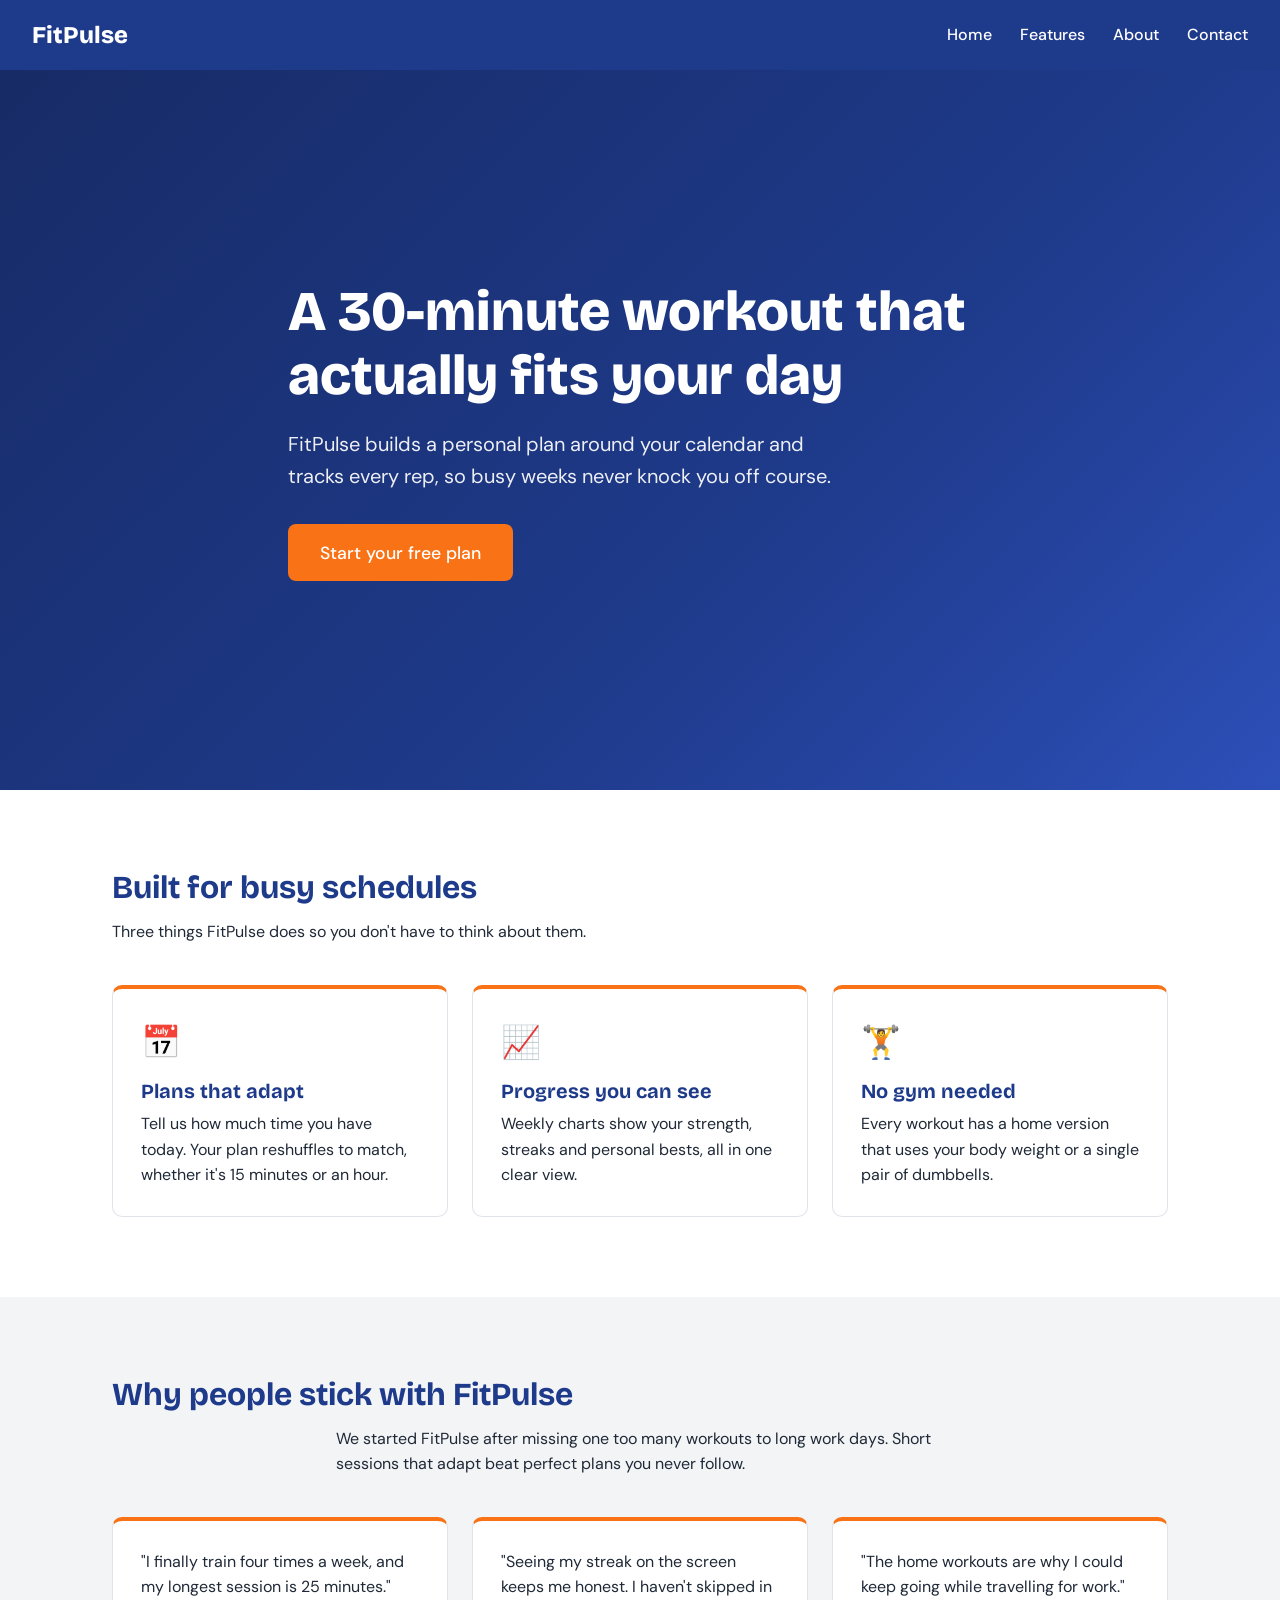
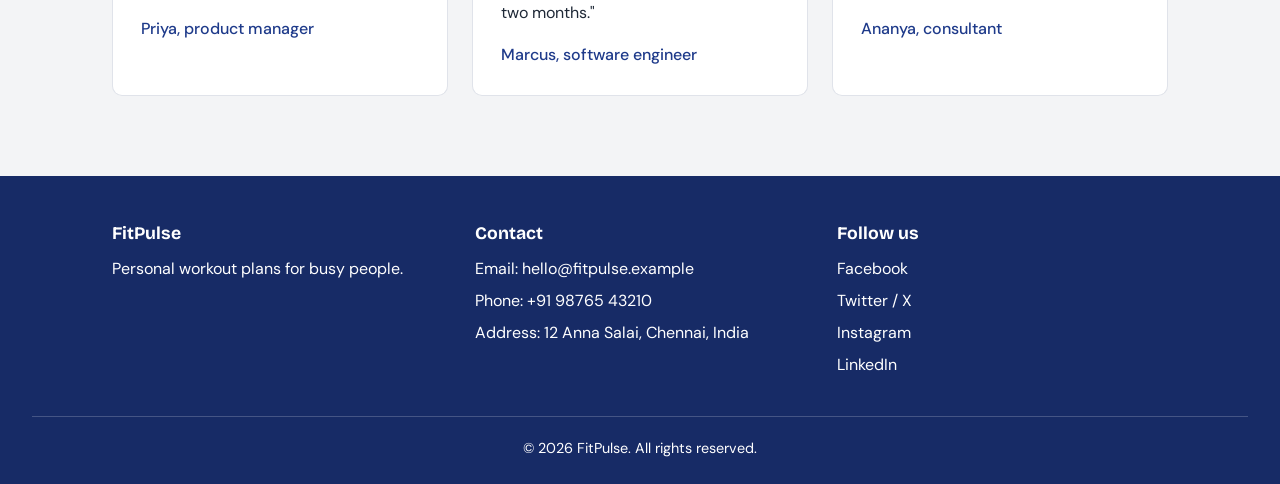
<file: OIBSIP/WebDev-L1-LandingPage/index.html>
<!DOCTYPE html>
<html lang="en">
<head>
  <meta charset="UTF-8">
  <meta name="viewport" content="width=device-width, initial-scale=1">
  <title>FitPulse | Workout plans that fit your day</title>
  <meta name="description" content="FitPulse builds personalised workout plans and tracks your progress.">

  <!-- Google Fonts: Bricolage Grotesque (headings) + DM Sans (body) -->
  <link rel="preconnect" href="https://fonts.googleapis.com">
  <link rel="preconnect" href="https://fonts.gstatic.com" crossorigin>
  <link href="https://fonts.googleapis.com/css2?family=Bricolage+Grotesque:wght@600;800&family=DM+Sans:wght@400;500&display=swap" rel="stylesheet">

  <link rel="stylesheet" href="style.css">
</head>
<body>

  <!-- ========== STICKY NAVIGATION BAR ========== -->
  <header class="navbar">
    <a href="#home" class="brand">FitPulse</a>
    <nav>
      <ul class="nav-links">
        <li><a href="#home">Home</a></li>
        <li><a href="#features">Features</a></li>
        <li><a href="#about">About</a></li>
        <li><a href="#contact">Contact</a></li>
      </ul>
    </nav>
  </header>

  <main>
    <!-- ========== HERO SECTION ========== -->
    <section id="home" class="hero">
      <div class="hero-inner">
        <h1>A 30-minute workout that actually fits your day</h1>
        <p class="subheadline">
          FitPulse builds a personal plan around your calendar and tracks every
          rep, so busy weeks never knock you off course.
        </p>
        <a href="#features" class="btn">Start your free plan</a>
      </div>
    </section>

    <!-- ========== CONTENT SECTION 1: FEATURES ========== -->
    <section id="features" class="section">
      <h2>Built for busy schedules</h2>
      <p class="section-intro">Three things FitPulse does so you don't have to think about them.</p>

      <div class="cards">
        <article class="card">
          <span class="icon" aria-hidden="true">📅</span>
          <h3>Plans that adapt</h3>
          <p>Tell us how much time you have today. Your plan reshuffles to match, whether it's 15 minutes or an hour.</p>
        </article>
        <article class="card">
          <span class="icon" aria-hidden="true">📈</span>
          <h3>Progress you can see</h3>
          <p>Weekly charts show your strength, streaks and personal bests, all in one clear view.</p>
        </article>
        <article class="card">
          <span class="icon" aria-hidden="true">🏋️</span>
          <h3>No gym needed</h3>
          <p>Every workout has a home version that uses your body weight or a single pair of dumbbells.</p>
        </article>
      </div>
    </section>

    <!-- ========== CONTENT SECTION 2: ABOUT + TESTIMONIALS ========== -->
    <section id="about" class="section section-alt">
      <h2>Why people stick with FitPulse</h2>
      <p class="section-intro">
        We started FitPulse after missing one too many workouts to long work
        days. Short sessions that adapt beat perfect plans you never follow.
      </p>

      <div class="cards">
        <blockquote class="card quote">
          <p>"I finally train four times a week, and my longest session is 25 minutes."</p>
          <footer>Priya, product manager</footer>
        </blockquote>
        <blockquote class="card quote">
          <p>"Seeing my streak on the screen keeps me honest. I haven't skipped in two months."</p>
          <footer>Marcus, software engineer</footer>
        </blockquote>
        <blockquote class="card quote">
          <p>"The home workouts are why I could keep going while travelling for work."</p>
          <footer>Ananya, consultant</footer>
        </blockquote>
      </div>
    </section>
  </main>

  <!-- ========== FOOTER ========== -->
  <footer id="contact" class="footer">
    <div class="footer-grid">
      <div>
        <h3>FitPulse</h3>
        <p>Personal workout plans for busy people.</p>
      </div>
      <div>
        <h3>Contact</h3>
        <ul>
          <li>Email: hello@fitpulse.example</li>
          <li>Phone: +91 98765 43210</li>
          <li>Address: 12 Anna Salai, Chennai, India</li>
        </ul>
      </div>
      <div>
        <h3>Follow us</h3>
        <ul>
          <li><a href="#">Facebook</a></li>
          <li><a href="#">Twitter / X</a></li>
          <li><a href="#">Instagram</a></li>
          <li><a href="#">LinkedIn</a></li>
        </ul>
      </div>
    </div>
    <p class="copyright">&copy; 2026 FitPulse. All rights reserved.</p>
  </footer>

</body>
</html>
</file>
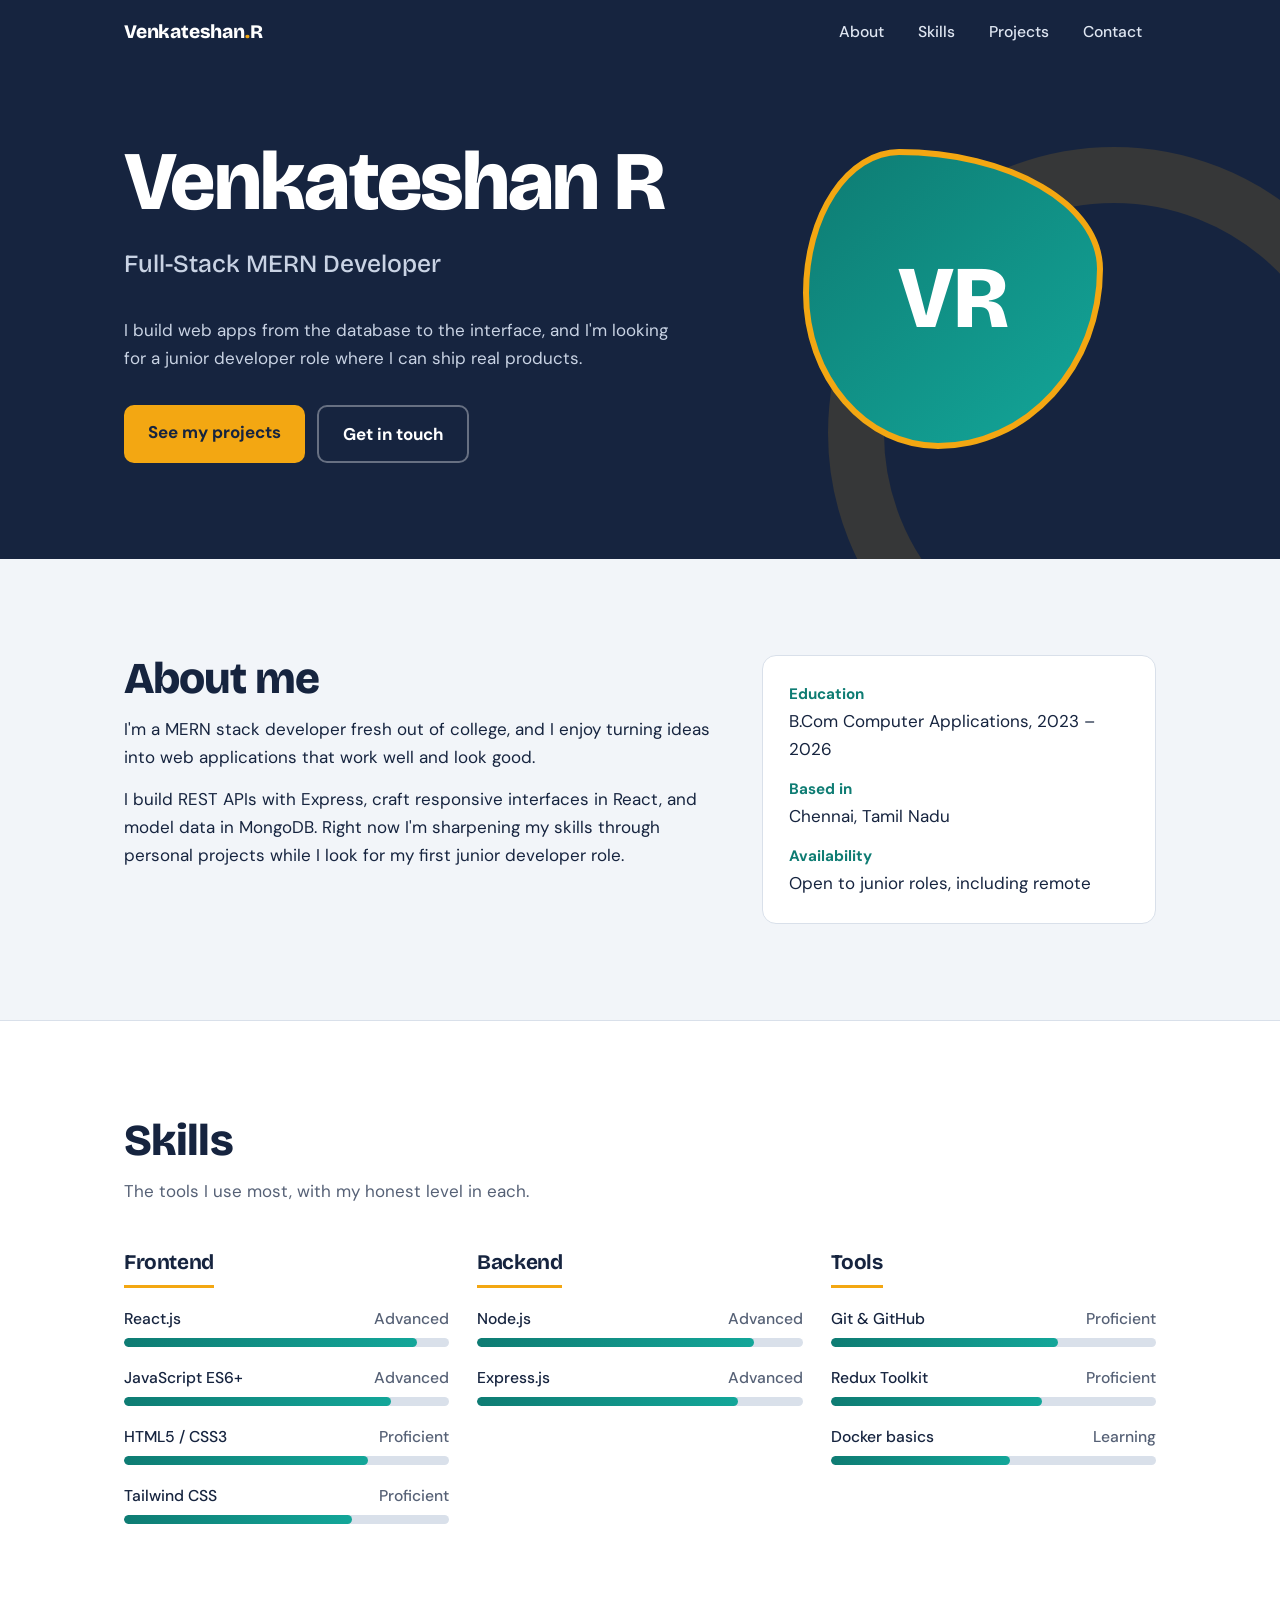
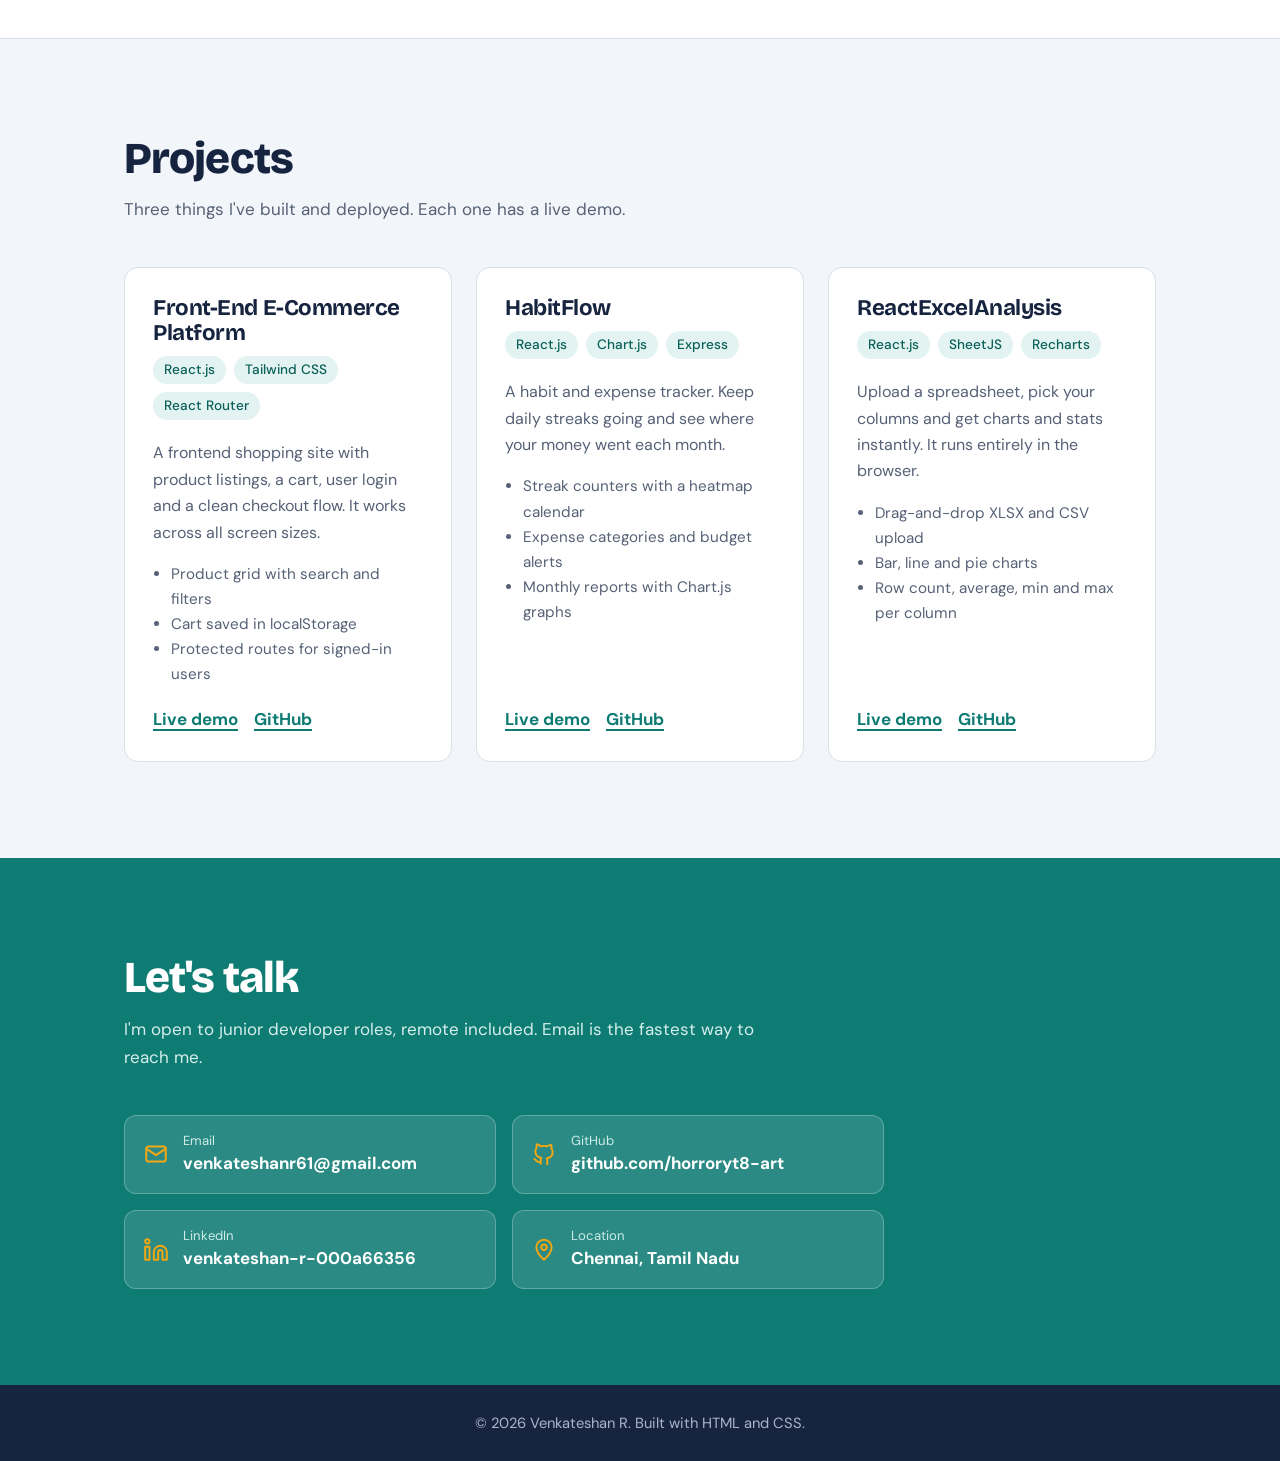
<file: OIBSIP/WebDev-L2-personal-portfolio/index.html>
<!DOCTYPE html>
<html lang="en">
<head>
<meta charset="utf-8">
<meta name="viewport" content="width=device-width, initial-scale=1">
<title>Venkateshan R – Full-Stack MERN Developer</title>
<meta name="description" content="Portfolio of Venkateshan R, a full-stack MERN developer in Chennai.">
<link rel="preconnect" href="https://fonts.googleapis.com">
<link rel="preconnect" href="https://fonts.gstatic.com" crossorigin>
<link href="https://fonts.googleapis.com/css2?family=Bricolage+Grotesque:opsz,wght@12..96,500;12..96,700;12..96,800&family=DM+Sans:wght@400;500;700&display=swap" rel="stylesheet">
<link rel="stylesheet" href="style.css">
</head>
<body>

<header>
  <div class="wrap bar">
    <a class="brand" href="#home">Venkateshan<span>.</span>R</a>
    <button class="menu-btn" aria-expanded="false" aria-controls="nav">Menu</button>
    <nav id="nav" aria-label="Main">
      <ul>
        <li><a href="#about">About</a></li>
        <li><a href="#skills">Skills</a></li>
        <li><a href="#projects">Projects</a></li>
        <li><a href="#contact">Contact</a></li>
      </ul>
    </nav>
  </div>
</header>

<main>
  <section class="hero" id="home">
    <div class="wrap">
      <div>
        <h1>Venkateshan R</h1>
        <p class="role">Full-Stack MERN Developer</p>
        <p>I build web apps from the database to the interface, and I'm looking for a junior developer role where I can ship real products.</p>
        <div class="btns">
          <a class="btn primary" href="#projects">See my projects</a>
          <a class="btn ghost" href="#contact">Get in touch</a>
        </div>
      </div>
      <!-- Replace the initials with your photo: <img src="photo.jpg" alt="Venkateshan R"> -->
      <div class="avatar" role="img" aria-label="Avatar placeholder with initials VR">VR</div>
    </div>
  </section>

  <section id="about">
    <div class="wrap about-grid">
      <div>
        <h2>About me</h2>
        <p>I'm a MERN stack developer fresh out of college, and I enjoy turning ideas into web applications that work well and look good.</p>
        <p style="margin-top:14px">I build REST APIs with Express, craft responsive interfaces in React, and model data in MongoDB. Right now I'm sharpening my skills through personal projects while I look for my first junior developer role.</p>
      </div>
      <dl class="facts">
        <dt>Education</dt>
        <dd>B.Com Computer Applications, 2023 – 2026</dd>
        <dt>Based in</dt>
        <dd>Chennai, Tamil Nadu</dd>
        <dt>Availability</dt>
        <dd>Open to junior roles, including remote</dd>
      </dl>
    </div>
  </section>

  <section class="skills" id="skills">
    <div class="wrap">
      <h2>Skills</h2>
      <p class="lede">The tools I use most, with my honest level in each.</p>
      <div class="skill-groups">
        <div class="group">
          <h3>Frontend</h3>
          <div class="skill"><div class="row"><span>React.js</span><span>Advanced</span></div><div class="meter"><i style="--w:90%"></i></div></div>
          <div class="skill"><div class="row"><span>JavaScript ES6+</span><span>Advanced</span></div><div class="meter"><i style="--w:82%"></i></div></div>
          <div class="skill"><div class="row"><span>HTML5 / CSS3</span><span>Proficient</span></div><div class="meter"><i style="--w:75%"></i></div></div>
          <div class="skill"><div class="row"><span>Tailwind CSS</span><span>Proficient</span></div><div class="meter"><i style="--w:70%"></i></div></div>
        </div>
        <div class="group">
          <h3>Backend</h3>
          <div class="skill"><div class="row"><span>Node.js</span><span>Advanced</span></div><div class="meter"><i style="--w:85%"></i></div></div>
          <div class="skill"><div class="row"><span>Express.js</span><span>Advanced</span></div><div class="meter"><i style="--w:80%"></i></div></div>
          <!-- Add your MongoDB level here if you want it shown -->
        </div>
        <div class="group">
          <h3>Tools</h3>
          <div class="skill"><div class="row"><span>Git &amp; GitHub</span><span>Proficient</span></div><div class="meter"><i style="--w:70%"></i></div></div>
          <div class="skill"><div class="row"><span>Redux Toolkit</span><span>Proficient</span></div><div class="meter"><i style="--w:65%"></i></div></div>
          <div class="skill"><div class="row"><span>Docker basics</span><span>Learning</span></div><div class="meter"><i style="--w:55%"></i></div></div>
        </div>
      </div>
    </div>
  </section>

  <section id="projects">
    <div class="wrap">
      <h2>Projects</h2>
      <p class="lede">Three things I've built and deployed. Each one has a live demo.</p>
      <div class="cards">

        <article class="card">
          <h3>Front-End E-Commerce Platform</h3>
          <div class="tags"><span>React.js</span><span>Tailwind CSS</span><span>React Router</span></div>
          <p>A frontend shopping site with product listings, a cart, user login and a clean checkout flow. It works across all screen sizes.</p>
          <ul>
            <li>Product grid with search and filters</li>
            <li>Cart saved in localStorage</li>
            <li>Protected routes for signed-in users</li>
          </ul>
          <div class="links">
            <a href="https://shopex-front-end-model.netlify.app" target="_blank" rel="noopener">Live demo</a>
            <a href="https://github.com/horroryt8-art" target="_blank" rel="noopener">GitHub</a>
          </div>
        </article>

        <article class="card">
          <h3>HabitFlow</h3>
          <div class="tags"><span>React.js</span><span>Chart.js</span><span>Express</span></div>
          <p>A habit and expense tracker. Keep daily streaks going and see where your money went each month.</p>
          <ul>
            <li>Streak counters with a heatmap calendar</li>
            <li>Expense categories and budget alerts</li>
            <li>Monthly reports with Chart.js graphs</li>
          </ul>
          <div class="links">
            <a href="https://habittrackerappli.netlify.app" target="_blank" rel="noopener">Live demo</a>
            <a href="https://github.com/horroryt8-art" target="_blank" rel="noopener">GitHub</a>
          </div>
        </article>

        <article class="card">
          <h3>ReactExcelAnalysis</h3>
          <div class="tags"><span>React.js</span><span>SheetJS</span><span>Recharts</span></div>
          <p>Upload a spreadsheet, pick your columns and get charts and stats instantly. It runs entirely in the browser.</p>
          <ul>
            <li>Drag-and-drop XLSX and CSV upload</li>
            <li>Bar, line and pie charts</li>
            <li>Row count, average, min and max per column</li>
          </ul>
          <div class="links">
            <a href="https://excelanalysis-site.netlify.app" target="_blank" rel="noopener">Live demo</a>
            <a href="https://github.com/horroryt8-art" target="_blank" rel="noopener">GitHub</a>
          </div>
        </article>

      </div>
    </div>
  </section>

  <section class="contact" id="contact">
    <div class="wrap">
      <h2>Let's talk</h2>
      <p class="lede">I'm open to junior developer roles, remote included. Email is the fastest way to reach me.</p>
      <ul class="contact-list">
        <li><a href="mailto:venkateshanr61@gmail.com">
          <svg viewBox="0 0 24 24" aria-hidden="true"><rect x="3" y="5" width="18" height="14" rx="2"/><path d="m3 7 9 6 9-6"/></svg>
          <span><small>Email</small><b>venkateshanr61@gmail.com</b></span></a></li>
        <li><a href="https://github.com/horroryt8-art" target="_blank" rel="noopener">
          <svg viewBox="0 0 24 24" aria-hidden="true"><path d="M9 19c-4 1.5-4-2-6-2.5m12 5v-3.5c0-1 .1-1.4-.5-2 2.800-.3 5.500-1.400 5.500-6a4.600 4.600 0 0 0-1.300-3.200 4.200 4.200 0 0 0-.1-3.200s-1.100-.3-3.500 1.300a12 12 0 0 0-6.200 0C6.500 2.800 5.400 3.100 5.400 3.100a4.200 4.200 0 0 0-.1 3.200A4.600 4.600 0 0 0 4 9.500c0 4.600 2.700 5.700 5.500 6-.6.600-.6 1.200-.5 2V21"/></svg>
          <span><small>GitHub</small><b>github.com/horroryt8-art</b></span></a></li>
        <li><a href="https://linkedin.com/in/venkateshan-r-000a66356" target="_blank" rel="noopener">
          <svg viewBox="0 0 24 24" aria-hidden="true"><path d="M16 8a6 6 0 0 1 6 6v7h-4v-7a2 2 0 0 0-4 0v7h-4v-7a6 6 0 0 1 6-6z"/><rect x="2" y="9" width="4" height="12"/><circle cx="4" cy="4" r="2"/></svg>
          <span><small>LinkedIn</small><b>venkateshan-r-000a66356</b></span></a></li>
        <li><div>
          <svg viewBox="0 0 24 24" aria-hidden="true"><path d="M12 21s7-6.100 7-11.500A7 7 0 0 0 5 9.500C5 14.900 12 21 12 21z"/><circle cx="12" cy="9.500" r="2.500"/></svg>
          <span><small>Location</small><b>Chennai, Tamil Nadu</b></span></div></li>
      </ul>
    </div>
  </section>
</main>

<footer>
  <div class="wrap">© 2026 Venkateshan R. Built with HTML and CSS.</div>
</footer>

<script src="script.js"></script>
</body>
</html>
</file>
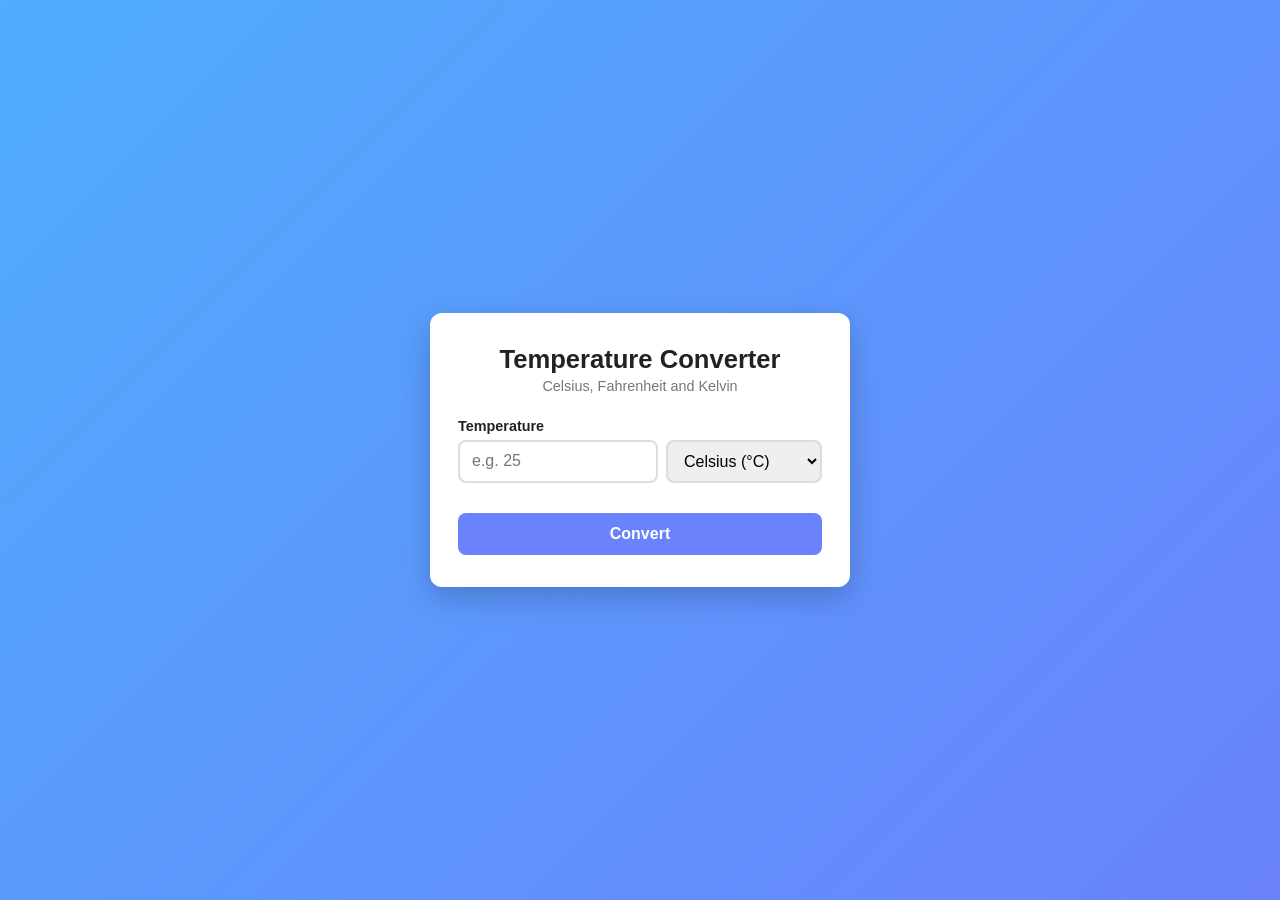
<file: OIBSIP/WebDev-L3-temperature-celsius/index.html>
<!DOCTYPE html>
<html lang="en">
<head>
  <meta charset="UTF-8">
  <meta name="viewport" content="width=device-width, initial-scale=1.0">
  <title>Temperature Converter</title>
  <link rel="stylesheet" href="style.css">
</head>
<body>
  <main class="card">
    <h1>Temperature Converter</h1>
    <p class="subtitle">Celsius, Fahrenheit and Kelvin</p>

    <div class="field">
      <label for="temp-input">Temperature</label>
      <div class="row">
        <input type="text" id="temp-input" inputmode="decimal"
               placeholder="e.g. 25" autocomplete="off">
        <select id="unit-select" aria-label="Unit">
          <option value="C">Celsius (°C)</option>
          <option value="F">Fahrenheit (°F)</option>
          <option value="K">Kelvin (K)</option>
        </select>
      </div>
      <p id="error" class="error" role="alert"></p>
    </div>

    <button id="convert-btn" type="button">Convert</button>

    <section id="results" class="results hidden" aria-live="polite">
      <div class="result">
        <span class="unit-name">Celsius</span>
        <span id="out-c" class="value">-</span>
      </div>
      <div class="result">
        <span class="unit-name">Fahrenheit</span>
        <span id="out-f" class="value">-</span>
      </div>
      <div class="result">
        <span class="unit-name">Kelvin</span>
        <span id="out-k" class="value">-</span>
      </div>
    </section>
  </main>

  <script src="script.js"></script>
</body>
</html>
</file>
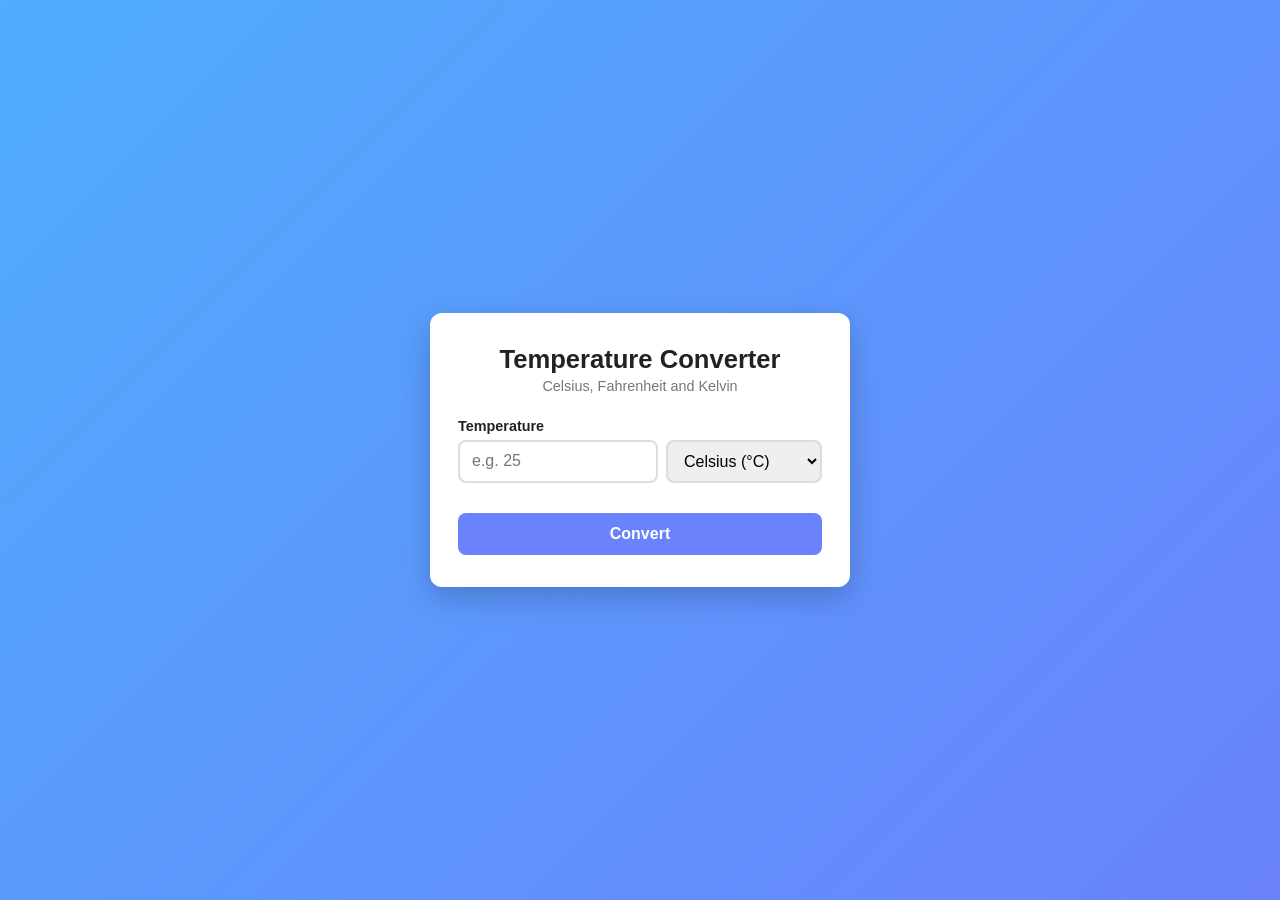
<file: OIBSIP/WebDev-L3-temperature-celsius/temperature-converter/html/index.html>
<!DOCTYPE html>
<html lang="en">
<head>
  <meta charset="UTF-8">
  <meta name="viewport" content="width=device-width, initial-scale=1.0">
  <title>Temperature Converter</title>
  <link rel="stylesheet" href="../css/style.css">
</head>
<body>
  <main class="card">
    <h1>Temperature Converter</h1>
    <p class="subtitle">Celsius, Fahrenheit and Kelvin</p>

    <div class="field">
      <label for="temp-input">Temperature</label>
      <div class="row">
        <input type="text" id="temp-input" inputmode="decimal"
               placeholder="e.g. 25" autocomplete="off">
        <select id="unit-select" aria-label="Unit">
          <option value="C">Celsius (°C)</option>
          <option value="F">Fahrenheit (°F)</option>
          <option value="K">Kelvin (K)</option>
        </select>
      </div>
      <p id="error" class="error" role="alert"></p>
    </div>

    <button id="convert-btn" type="button">Convert</button>

    <section id="results" class="results hidden" aria-live="polite">
      <div class="result">
        <span class="unit-name">Celsius</span>
        <span id="out-c" class="value">-</span>
      </div>
      <div class="result">
        <span class="unit-name">Fahrenheit</span>
        <span id="out-f" class="value">-</span>
      </div>
      <div class="result">
        <span class="unit-name">Kelvin</span>
        <span id="out-k" class="value">-</span>
      </div>
    </section>
  </main>

  <script src="../js/script.js"></script>
</body>
</html>
</file>
<file: OIBSIP/WebDev-L1-LandingPage/style.css>
/* ========== COLOUR PALETTE (change colours here only) ========== */
:root {
  --navy: #1e3a8a;
  --navy-dark: #172b66;
  --orange: #f97316;
  --orange-dark: #d85f08;
  --grey: #f3f4f6;
  --white: #ffffff;
  --text: #1f2937;

  --font-heading: "Bricolage Grotesque", Georgia, sans-serif;
  --font-body: "DM Sans", Arial, sans-serif;
}

/* ========== RESET & BASE ========== */
*,
*::before,
*::after {
  box-sizing: border-box;   /* padding never adds to width, avoids overlap */
  margin: 0;
  padding: 0;
}

html {
  scroll-behavior: smooth;  /* smooth jump to anchor sections */
  scroll-padding-top: 4.5rem; /* keeps headings clear of the sticky navbar */
}

body {
  font-family: var(--font-body);
  font-size: 1rem;          /* body text size */
  line-height: 1.6;
  color: var(--text);
  background: var(--white);
}

h1, h2, h3 {
  font-family: var(--font-heading);
  line-height: 1.15;
}

a:focus-visible,
.btn:focus-visible {
  outline: 3px solid var(--orange);
  outline-offset: 3px;
}

/* ========== STICKY NAVBAR ========== */
.navbar {
  position: sticky;
  top: 0;
  z-index: 100;
  display: flex;
  justify-content: space-between;
  align-items: center;
  padding: 1rem 2rem;
  background: var(--navy);
}

.brand {
  font-family: var(--font-heading);
  font-size: 1.5rem;
  font-weight: 800;
  color: var(--white);
  text-decoration: none;
}

.nav-links {
  display: flex;
  gap: 1.75rem;
  list-style: none;
}

.nav-links a {
  color: var(--white);
  text-decoration: none;
  font-weight: 500;
  padding-bottom: 2px;
  border-bottom: 2px solid transparent;
  transition: border-color 0.2s ease, color 0.2s ease;
}

.nav-links a:hover {
  color: var(--orange);
  border-bottom-color: var(--orange);
}

/* ========== HERO ========== */
.hero {
  display: flex;
  align-items: center;
  min-height: 80vh;
  padding: 4rem 2rem;
  background: linear-gradient(135deg, var(--navy-dark) 0%, var(--navy) 60%, #2d4fb8 100%);
  color: var(--white);
}

.hero-inner {
  max-width: 44rem;
  margin: 0 auto;
}

.hero h1 {
  font-size: 3.5rem;        /* largest text on the page */
  font-weight: 800;
  margin-bottom: 1.25rem;
}

.subheadline {
  font-size: 1.25rem;
  max-width: 36rem;
  margin-bottom: 2rem;
  opacity: 0.92;
}

.btn {
  display: inline-block;
  padding: 0.9rem 2rem;
  background: var(--orange);
  color: var(--white);
  font-weight: 500;
  font-size: 1.1rem;
  text-decoration: none;
  border-radius: 8px;
  transition: background 0.2s ease, transform 0.2s ease;
}

.btn:hover {
  background: var(--orange-dark);
  transform: translateY(-3px);
}

/* ========== CONTENT SECTIONS ========== */
.section {
  padding: 5rem 2rem;
  max-width: 70rem;
  margin: 0 auto;
}

/* Alternate background stretches full width using a wrapper-free trick */
.section-alt {
  max-width: none;
  background: var(--grey);
}

.section-alt > * {
  max-width: 66rem;
  margin-left: auto;
  margin-right: auto;
}

.section h2 {
  font-size: 2rem;          /* section title size */
  color: var(--navy);
  margin-bottom: 0.75rem;
}

.section-intro {
  max-width: 38rem;
  margin-bottom: 2.5rem;
}

/* ========== CARDS (CSS Grid) ========== */
.cards {
  display: grid;
  grid-template-columns: repeat(3, 1fr);
  gap: 1.5rem;
}

.card {
  padding: 1.75rem;
  background: var(--white);
  border: 1px solid #e0e3ea;
  border-top: 4px solid var(--orange);
  border-radius: 10px;
  transition: transform 0.25s ease, box-shadow 0.25s ease;
}

.card:hover {
  transform: translateY(-5px);
  box-shadow: 0 10px 24px rgba(30, 58, 138, 0.15);
}

.icon {
  display: block;
  font-size: 2rem;
  margin-bottom: 0.75rem;
}

.card h3 {
  font-size: 1.25rem;
  color: var(--navy);
  margin-bottom: 0.5rem;
}

.quote footer {
  margin-top: 1rem;
  font-weight: 500;
  color: var(--navy);
}

/* ========== FOOTER ========== */
.footer {
  padding: 3rem 2rem 1.5rem;
  background: var(--navy-dark);
  color: var(--white);
}

.footer-grid {
  display: grid;
  grid-template-columns: repeat(3, 1fr);
  gap: 2rem;
  max-width: 66rem;
  margin: 0 auto 2rem;
}

.footer h3 {
  font-size: 1.1rem;
  margin-bottom: 0.75rem;
}

.footer ul {
  list-style: none;
}

.footer li {
  margin-bottom: 0.4rem;
}

.footer a {
  color: var(--white);
  text-decoration: none;
  transition: color 0.2s ease;
}

.footer a:hover {
  color: var(--orange);
}

.copyright {
  text-align: center;
  padding-top: 1.25rem;
  border-top: 1px solid rgba(255, 255, 255, 0.2);
  font-size: 0.9rem;
}

/* ========== TABLET (max-width: 768px) ========== */
@media (max-width: 768px) {
  .navbar {
    padding: 0.9rem 1.25rem;
  }

  .nav-links {
    gap: 1rem;
  }

  .hero h1 {
    font-size: 2.75rem;
  }

  .section {
    padding: 3.5rem 1.25rem;
  }

  .cards,
  .footer-grid {
    grid-template-columns: 1fr 1fr;
  }
}

/* ========== MOBILE (max-width: 480px) ========== */
@media (max-width: 480px) {
  .navbar {
    flex-direction: column;   /* brand above links so nothing is cramped */
    gap: 0.5rem;
    padding: 0.75rem 1rem;
  }

  .nav-links {
    flex-wrap: wrap;
    justify-content: center;
    gap: 0.75rem 1.25rem;
  }

  html {
    scroll-padding-top: 7rem;
  }

  .hero {
    min-height: 70vh;
    padding: 3rem 1.25rem;
  }

  .hero h1 {
    font-size: 2.5rem;
  }

  .subheadline {
    font-size: 1.1rem;
  }

  .cards,
  .footer-grid {
    grid-template-columns: 1fr;  /* stack vertically */
  }
}

/* Respect users who prefer less motion */
@media (prefers-reduced-motion: reduce) {
  html { scroll-behavior: auto; }
  * { transition: none !important; }
}
</file>
<file: OIBSIP/WebDev-L2-personal-portfolio/style.css>
:root{
  --ink:#16243f;        /* deep navy: text, header */
  --chalk:#f2f5f9;      /* page background */
  --panel:#ffffff;
  --teal:#0e7c73;       /* primary brand */
  --marigold:#f3a712;   /* accent */
  --slate:#566176;      /* secondary text */
  --line:#d9e0ea;
  --radius:14px;
  --display:"Bricolage Grotesque","Segoe UI",Arial,sans-serif;
  --body:"DM Sans","Segoe UI",Arial,sans-serif;
}
*{box-sizing:border-box;margin:0;padding:0}
html{scroll-behavior:smooth;scroll-padding-top:72px}
body{font-family:var(--body);background:var(--chalk);color:var(--ink);line-height:1.65;font-size:1.0625rem;-webkit-font-smoothing:antialiased}
a{color:inherit}
:focus-visible{outline:3px solid var(--marigold);outline-offset:3px;border-radius:4px}
.wrap{max-width:1080px;margin:0 auto;padding:0 24px}
h1,h2,h3{font-family:var(--display);line-height:1.1;letter-spacing:-.02em}
section{padding:96px 0}
h2{font-size:clamp(2rem,4vw,2.75rem);font-weight:800;margin-bottom:12px}
.lede{color:var(--slate);max-width:56ch;margin-bottom:44px}

/* Header */
header{position:sticky;top:0;z-index:20;background:var(--ink);color:#fff}
.bar{display:flex;align-items:center;justify-content:space-between;height:64px}
.brand{font-family:var(--display);font-weight:800;font-size:1.2rem;text-decoration:none;letter-spacing:-.01em}
.brand span{color:var(--marigold)}
nav ul{display:flex;gap:6px;list-style:none}
nav a{display:block;padding:8px 14px;border-radius:8px;text-decoration:none;font-weight:500;font-size:.98rem;color:#dfe6f2;transition:background .2s,color .2s}
nav a:hover,nav a.active{background:rgba(255,255,255,.12);color:#fff}
.menu-btn{display:none;background:none;border:1.5px solid rgba(255,255,255,.4);color:#fff;border-radius:8px;padding:7px 12px;font:inherit;font-weight:500;cursor:pointer}

/* Hero */
.hero{background:var(--ink);color:#fff;padding:72px 0 96px;position:relative;overflow:hidden}
.hero::after{content:"";position:absolute;right:-120px;bottom:-160px;width:460px;height:460px;border-radius:50%;border:56px solid rgba(243,167,18,.14)}
.hero .wrap{display:grid;grid-template-columns:1.4fr 1fr;gap:56px;align-items:center;position:relative;z-index:1}
.hero h1{font-size:clamp(2.8rem,7vw,5.2rem);font-weight:800;margin-bottom:16px}
.role{font-family:var(--display);font-size:clamp(1.2rem,2.4vw,1.55rem);font-weight:500;color:var(--marigold);margin-bottom:20px}
.hero p{color:#c9d3e4;max-width:46ch;margin-bottom:32px}
.btns{display:flex;flex-wrap:wrap;gap:12px}
.btn{display:inline-block;padding:13px 24px;border-radius:10px;font-weight:700;text-decoration:none;transition:transform .15s,background .2s}
.btn:hover{transform:translateY(-2px)}
.btn.primary{background:var(--marigold);color:var(--ink)}
.btn.primary:hover{background:#ffbb2e}
.btn.ghost{border:2px solid rgba(255,255,255,.35);color:#fff}
.btn.ghost:hover{border-color:#fff}
.avatar{justify-self:center;width:min(300px,70vw);aspect-ratio:1;border-radius:32% 68% 55% 45% / 48% 40% 60% 52%;background:linear-gradient(140deg,var(--teal),#13a699);display:grid;place-items:center;font-family:var(--display);font-weight:800;font-size:5.5rem;color:#fff;border:6px solid var(--marigold);animation:settle 1s cubic-bezier(.2,.8,.2,1) both}
@keyframes settle{from{opacity:0;transform:scale(.9) rotate(-6deg)}to{opacity:1;transform:none}}
.avatar img{width:100%;height:100%;object-fit:cover;border-radius:inherit}

/* About */
.about-grid{display:grid;grid-template-columns:1.5fr 1fr;gap:48px}
.about-grid p{max-width:60ch}
.facts{background:var(--panel);border:1px solid var(--line);border-radius:var(--radius);padding:26px;align-self:start}
.facts dt{font-weight:700;font-size:.95rem;color:var(--teal)}
.facts dd{margin-bottom:14px}
.facts dd:last-child{margin-bottom:0}

/* Skills */
.skills{background:var(--panel);border-block:1px solid var(--line)}
.skill-groups{display:grid;grid-template-columns:repeat(3,1fr);gap:28px}
.group h3{font-size:1.3rem;margin-bottom:18px;padding-bottom:10px;border-bottom:3px solid var(--marigold);display:inline-block}
.skill{margin-bottom:18px}
.skill .row{display:flex;justify-content:space-between;font-weight:500;font-size:.98rem;margin-bottom:6px}
.skill .row span:last-child{color:var(--slate)}
.meter{height:9px;background:var(--line);border-radius:99px;overflow:hidden}
.meter i{display:block;height:100%;width:var(--w);background:linear-gradient(90deg,var(--teal),#13a699);border-radius:99px}

/* Projects */
.cards{display:grid;grid-template-columns:repeat(3,1fr);gap:24px}
.card{background:var(--panel);border:1px solid var(--line);border-radius:var(--radius);padding:28px;display:flex;flex-direction:column}
.card h3{font-size:1.4rem;margin-bottom:10px}
.card p{color:var(--slate);font-size:1rem;margin-bottom:16px}
.card ul{margin:0 0 18px 18px;font-size:.95rem;color:var(--slate)}
.tags{display:flex;flex-wrap:wrap;gap:8px;margin-bottom:20px}
.tags span{background:#e3f3f1;color:#0a5f58;font-size:.85rem;font-weight:500;padding:3px 11px;border-radius:99px}
.links{margin-top:auto;display:flex;gap:16px;font-weight:700}
.links a{color:var(--teal);text-decoration-thickness:2px;text-underline-offset:4px}
.links a:hover{color:var(--ink)}

/* Contact */
.contact{background:var(--teal);color:#fff}
.contact .lede{color:#d6efec}
.contact-list{display:grid;grid-template-columns:repeat(2,1fr);gap:16px;max-width:760px;list-style:none}
.contact-list a,.contact-list div{display:flex;gap:14px;align-items:center;background:rgba(255,255,255,.12);border:1px solid rgba(255,255,255,.25);padding:16px 18px;border-radius:12px;text-decoration:none;transition:background .2s;height:100%}
.contact-list a:hover{background:rgba(255,255,255,.22)}
.contact-list svg{width:26px;height:26px;flex:none;fill:none;stroke:var(--marigold);stroke-width:1.8;stroke-linecap:round;stroke-linejoin:round}
.contact-list small{display:block;color:#cdebe7;font-size:.82rem;line-height:1.3}
.contact-list b{font-weight:700;word-break:break-all;line-height:1.3}

footer{background:var(--ink);color:#aab5c9;text-align:center;padding:26px 0;font-size:.92rem}

/* Responsive */
@media (max-width:900px){
  .cards,.skill-groups{grid-template-columns:1fr}
  .about-grid,.hero .wrap{grid-template-columns:1fr}
  .hero .wrap{gap:36px}
  .avatar{order:-1;width:200px;font-size:4rem}
  section{padding:72px 0}
}
@media (max-width:720px){
  .menu-btn{display:block}
  nav{position:absolute;left:0;right:0;top:64px;background:var(--ink);border-top:1px solid rgba(255,255,255,.15);display:none}
  nav.open{display:block}
  nav ul{flex-direction:column;padding:10px 24px 18px}
  nav a{padding:12px 8px}
  .contact-list{grid-template-columns:1fr}
}
@media (prefers-reduced-motion:reduce){
  html{scroll-behavior:auto}
  *{animation:none!important;transition:none!important}
}
</file>
<file: OIBSIP/WebDev-L3-temperature-celsius/style.css>
* {
  box-sizing: border-box;
  margin: 0;
  padding: 0;
}

body {
  min-height: 100vh;
  display: flex;
  align-items: center;
  justify-content: center;
  padding: 16px;
  font-family: "Segoe UI", Roboto, Helvetica, Arial, sans-serif;
  background: linear-gradient(135deg, #4facfe, #6a82fb);
  color: #222;
}

.card {
  width: 100%;
  max-width: 420px;
  padding: 32px 28px;
  background: #fff;
  border-radius: 12px;
  box-shadow: 0 10px 30px rgba(0, 0, 0, 0.2);
}

h1 {
  font-size: 1.6rem;
  text-align: center;
}

.subtitle {
  margin: 4px 0 24px;
  text-align: center;
  color: #777;
  font-size: 0.9rem;
}

label {
  display: block;
  margin-bottom: 6px;
  font-weight: 600;
  font-size: 0.9rem;
}

.row {
  display: flex;
  gap: 8px;
}

input,
select {
  padding: 10px 12px;
  font-size: 1rem;
  border: 2px solid #ddd;
  border-radius: 8px;
  outline: none;
  transition: border-color 0.2s;
}

input {
  flex: 1;
  min-width: 0;
}

input:focus,
select:focus {
  border-color: #6a82fb;
}

input.invalid {
  border-color: #e53935;
}

.error {
  min-height: 1.2em;
  margin-top: 6px;
  font-size: 0.85rem;
  color: #e53935;
}

button {
  width: 100%;
  margin-top: 8px;
  padding: 12px;
  font-size: 1rem;
  font-weight: 600;
  color: #fff;
  background: #6a82fb;
  border: none;
  border-radius: 8px;
  cursor: pointer;
  transition: background 0.2s;
}

button:hover {
  background: #566be0;
}

.results {
  margin-top: 24px;
  border-top: 1px solid #eee;
  padding-top: 8px;
}

.hidden {
  display: none;
}

.result {
  display: flex;
  justify-content: space-between;
  padding: 10px 0;
  border-bottom: 1px solid #f1f1f1;
}

.result:last-child {
  border-bottom: none;
}

.unit-name {
  color: #666;
}

.value {
  font-weight: 700;
}

@media (max-width: 400px) {
  .card {
    padding: 24px 18px;
  }

  .row {
    flex-direction: column;
  }
}
</file>
<file: OIBSIP/WebDev-L3-temperature-celsius/temperature-converter/css/style.css>
* {
  box-sizing: border-box;
  margin: 0;
  padding: 0;
}

body {
  min-height: 100vh;
  display: flex;
  align-items: center;
  justify-content: center;
  padding: 16px;
  font-family: "Segoe UI", Roboto, Helvetica, Arial, sans-serif;
  background: linear-gradient(135deg, #4facfe, #6a82fb);
  color: #222;
}

.card {
  width: 100%;
  max-width: 420px;
  padding: 32px 28px;
  background: #fff;
  border-radius: 12px;
  box-shadow: 0 10px 30px rgba(0, 0, 0, 0.2);
}

h1 {
  font-size: 1.6rem;
  text-align: center;
}

.subtitle {
  margin: 4px 0 24px;
  text-align: center;
  color: #777;
  font-size: 0.9rem;
}

label {
  display: block;
  margin-bottom: 6px;
  font-weight: 600;
  font-size: 0.9rem;
}

.row {
  display: flex;
  gap: 8px;
}

input,
select {
  padding: 10px 12px;
  font-size: 1rem;
  border: 2px solid #ddd;
  border-radius: 8px;
  outline: none;
  transition: border-color 0.2s;
}

input {
  flex: 1;
  min-width: 0;
}

input:focus,
select:focus {
  border-color: #6a82fb;
}

input.invalid {
  border-color: #e53935;
}

.error {
  min-height: 1.2em;
  margin-top: 6px;
  font-size: 0.85rem;
  color: #e53935;
}

button {
  width: 100%;
  margin-top: 8px;
  padding: 12px;
  font-size: 1rem;
  font-weight: 600;
  color: #fff;
  background: #6a82fb;
  border: none;
  border-radius: 8px;
  cursor: pointer;
  transition: background 0.2s;
}

button:hover {
  background: #566be0;
}

.results {
  margin-top: 24px;
  border-top: 1px solid #eee;
  padding-top: 8px;
}

.hidden {
  display: none;
}

.result {
  display: flex;
  justify-content: space-between;
  padding: 10px 0;
  border-bottom: 1px solid #f1f1f1;
}

.result:last-child {
  border-bottom: none;
}

.unit-name {
  color: #666;
}

.value {
  font-weight: 700;
}

@media (max-width: 400px) {
  .card {
    padding: 24px 18px;
  }

  .row {
    flex-direction: column;
  }
}
</file>
